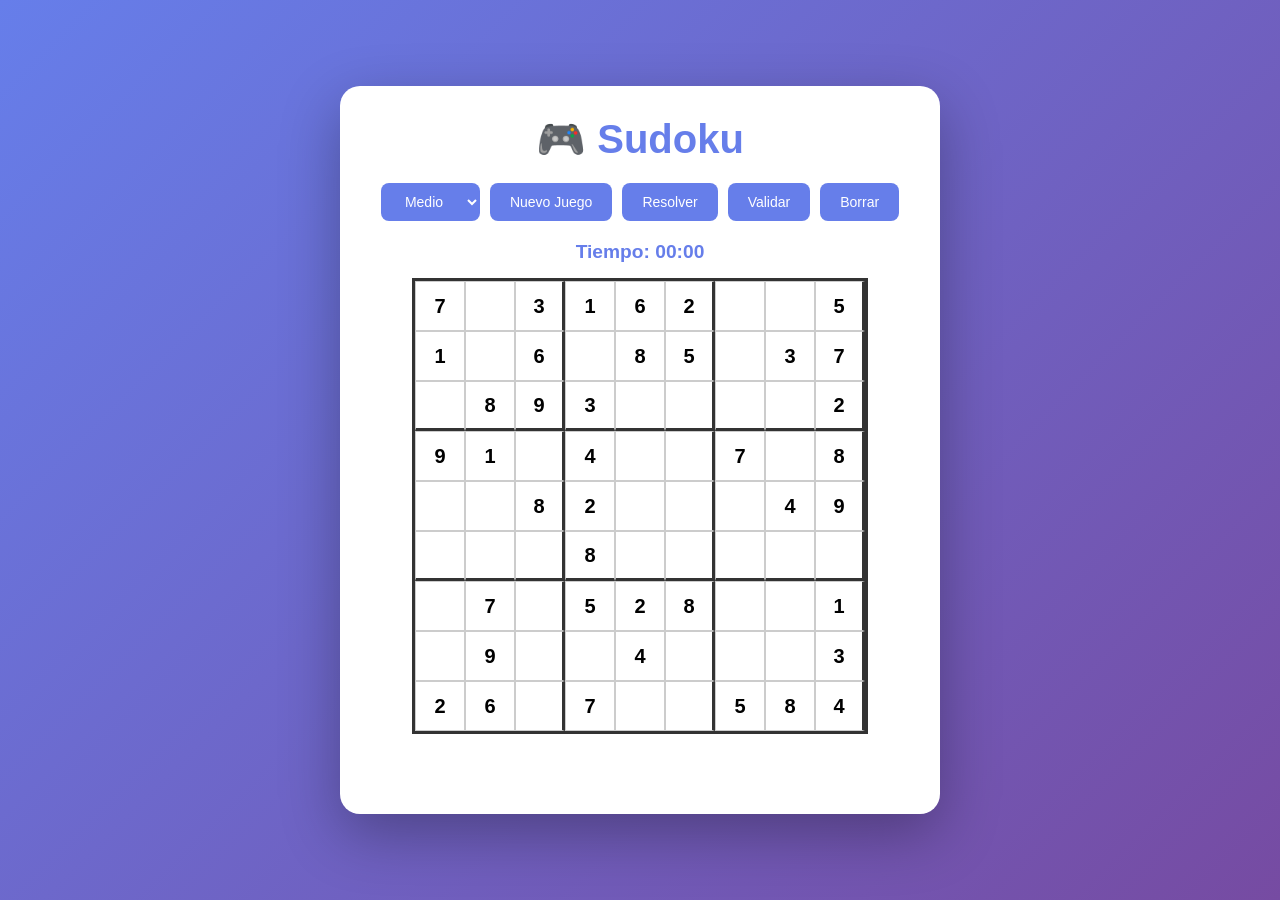
<file: index.html>
<!DOCTYPE html>
<html lang="es">
<head>
    <meta charset="UTF-8">
    <meta name="viewport" content="width=device-width, initial-scale=1.0">
    <title>Sudoku Game v4</title>
    <link rel="stylesheet" href="styles.css?v=4">
</head>
<body>
    <div class="container">
        <h1>🎮 Sudoku</h1>
        
        <div class="controls">
            <select id="difficulty">
                <option value="easy">Fácil</option>
                <option value="medium" selected>Medio</option>
                <option value="hard">Difícil</option>
            </select>
            <button id="newGame">Nuevo Juego</button>
            <button id="solve">Resolver</button>
            <button id="check">Validar</button>
            <button id="clear">Borrar</button>
        </div>
        
        <div id="timer">Tiempo: 00:00</div>
        
        <div id="grid" class="sudoku-grid"></div>
        
        <div id="message"></div>
    </div>

    <script src="solver.js?v=4"></script>
    <script src="generator.js?v=4"></script>
    <script src="sudoku.js?v=4"></script>
</body>
</html>
</file>
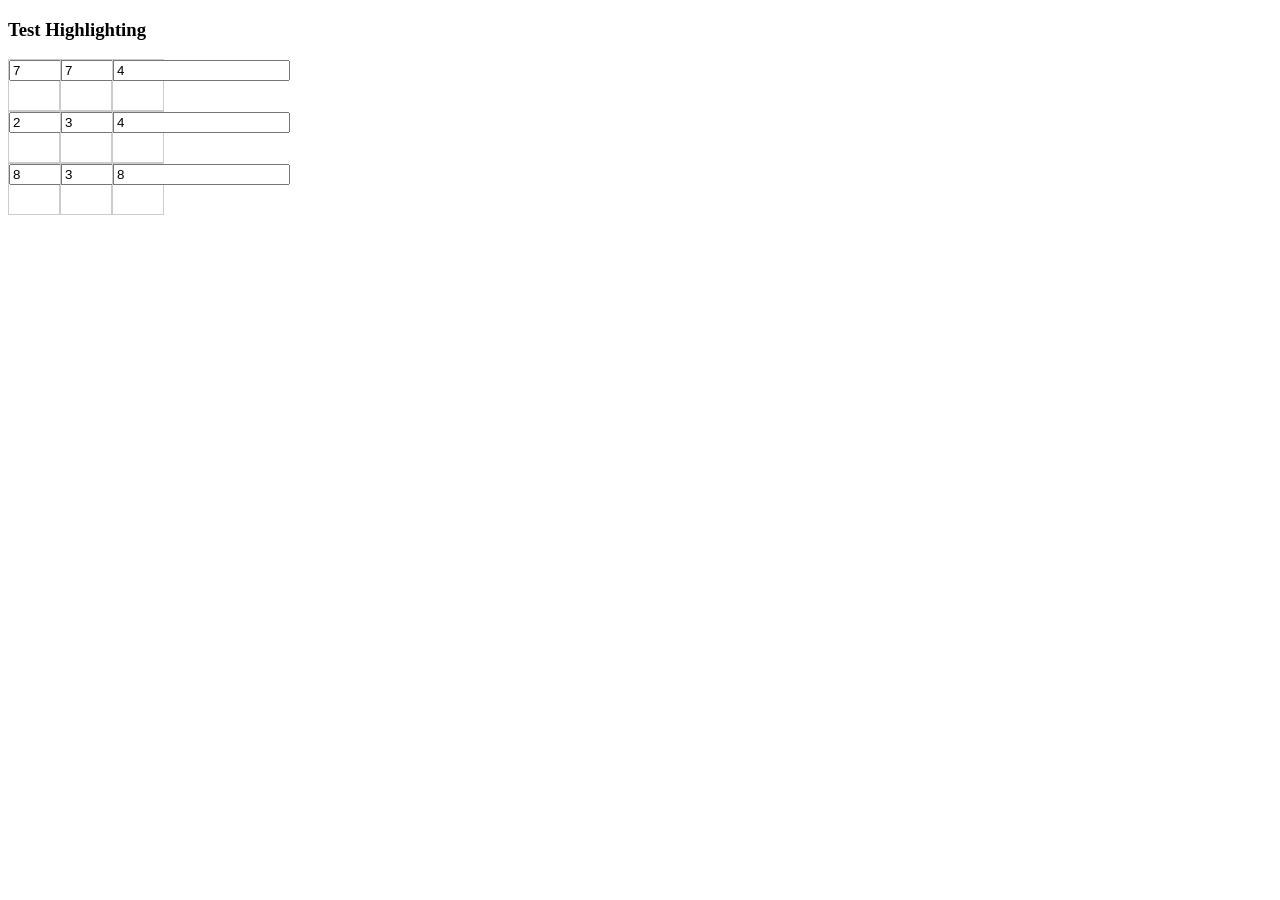
<file: test-highlight.html>
<!DOCTYPE html>
<html>
<head>
    <meta charset="UTF-8">
    <title>Test Highlight</title>
    <style>
        .cell { width: 50px; height: 50px; border: 1px solid #ccc; display: inline-block; }
        .highlighted-row { background: rgba(102, 126, 234, 0.3) !important; }
        .highlighted-col { background: rgba(102, 126, 234, 0.3) !important; }
        .same-number { background: rgba(255, 0, 0, 0.5) !important; }
    </style>
</head>
<body>
    <h3>Test Highlighting</h3>
    <div id="grid"></div>
    
    <script>
        const grid = document.getElementById('grid');
        
        // Crear grid 3x3 simple
        for (let row = 0; row < 3; row++) {
            for (let col = 0; col < 3; col++) {
                const cell = document.createElement('div');
                cell.className = 'cell';
                
                const input = document.createElement('input');
                input.type = 'text';
                input.maxLength = 1;
                input.dataset.row = row;
                input.dataset.col = col;
                input.value = Math.floor(Math.random() * 9) + 1;
                
                input.addEventListener('focus', function() {
                    console.log('Focus on row:', this.dataset.row, 'col:', this.dataset.col);
                    
                    // Limpiar
                    document.querySelectorAll('.cell').forEach(c => {
                        c.classList.remove('highlighted-row', 'highlighted-col', 'same-number');
                    });
                    
                    // Resaltar
                    const myRow = this.dataset.row;
                    const myCol = this.dataset.col;
                    const myValue = this.value;
                    
                    document.querySelectorAll('input').forEach(inp => {
                        const cell = inp.parentElement;
                        
                        if (inp.dataset.row === myRow) {
                            console.log('Highlighting row:', myRow);
                            cell.classList.add('highlighted-row');
                        }
                        
                        if (inp.dataset.col === myCol) {
                            console.log('Highlighting col:', myCol);
                            cell.classList.add('highlighted-col');
                        }
                        
                        if (myValue && inp.value === myValue) {
                            console.log('Same number:', myValue);
                            cell.classList.add('same-number');
                        }
                    });
                });
                
                cell.appendChild(input);
                grid.appendChild(cell);
            }
            grid.appendChild(document.createElement('br'));
        }
    </script>
</body>
</html>
</file>
<file: styles.css>
* {
    margin: 0;
    padding: 0;
    box-sizing: border-box;
}

body {
    font-family: 'Segoe UI', Tahoma, Geneva, Verdana, sans-serif;
    background: linear-gradient(135deg, #667eea 0%, #764ba2 100%);
    min-height: 100vh;
    display: flex;
    justify-content: center;
    align-items: center;
    padding: 20px;
}

.container {
    background: white;
    border-radius: 20px;
    padding: 30px;
    box-shadow: 0 20px 60px rgba(0,0,0,0.3);
    max-width: 600px;
    width: 100%;
}

h1 {
    text-align: center;
    color: #667eea;
    margin-bottom: 20px;
    font-size: 2.5em;
}

.controls {
    display: flex;
    gap: 10px;
    margin-bottom: 20px;
    flex-wrap: wrap;
    justify-content: center;
}

button, select {
    padding: 10px 20px;
    border: none;
    border-radius: 8px;
    background: #667eea;
    color: white;
    font-size: 14px;
    cursor: pointer;
    transition: all 0.3s;
}

button:hover, select:hover {
    background: #764ba2;
    transform: translateY(-2px);
}

#timer {
    text-align: center;
    font-size: 1.2em;
    color: #667eea;
    margin-bottom: 15px;
    font-weight: bold;
}

.sudoku-grid {
    display: grid;
    grid-template-columns: repeat(9, 1fr);
    gap: 0;
    border: 3px solid #333;
    margin: 0 auto;
    width: fit-content;
    background: #333;
}

.cell {
    width: 50px;
    height: 50px;
    border: 1px solid #ccc;
    display: flex;
    align-items: center;
    justify-content: center;
    font-size: 20px;
    font-weight: bold;
    background: white;
    cursor: pointer;
}

.cell input {
    width: 100%;
    height: 100%;
    border: none;
    text-align: center;
    font-size: 20px;
    font-weight: bold;
    outline: none;
}

.cell.fixed {
    background: #f0f0f0;
    color: #333;
}

.cell.fixed input {
    cursor: default;
}

.cell.fixed.selected {
    background: rgba(102, 126, 234, 0.15) !important;
}

.cell.invalid {
    background: #ffcdd2 !important;
    color: #c62828 !important;
    animation: shake 0.3s;
}

.cell.highlighted-row,
.cell.highlighted-col {
    background: rgba(102, 126, 234, 0.1) !important;
}

.cell.same-number {
    background: rgba(102, 126, 234, 0.3) !important;
    color: #667eea !important;
    font-weight: 900;
}

.cell.selected {
    background: rgba(102, 126, 234, 0.2) !important;
    border: 2px solid #667eea !important;
}

@keyframes shake {
    0%, 100% { transform: translateX(0); }
    25% { transform: translateX(-5px); }
    75% { transform: translateX(5px); }
}

.cell:nth-child(3n) {
    border-right: 3px solid #333;
}

.cell:nth-child(n+19):nth-child(-n+27),
.cell:nth-child(n+46):nth-child(-n+54) {
    border-bottom: 3px solid #333;
}

#message {
    text-align: center;
    margin-top: 20px;
    font-size: 1.1em;
    min-height: 30px;
    font-weight: bold;
}

.success {
    color: #4caf50;
}

.error {
    color: #f44336;
}

@media (max-width: 600px) {
    .cell {
        width: 35px;
        height: 35px;
        font-size: 16px;
    }
    
    .cell input {
        font-size: 16px;
    }
    
    h1 {
        font-size: 2em;
    }
}
</file>
